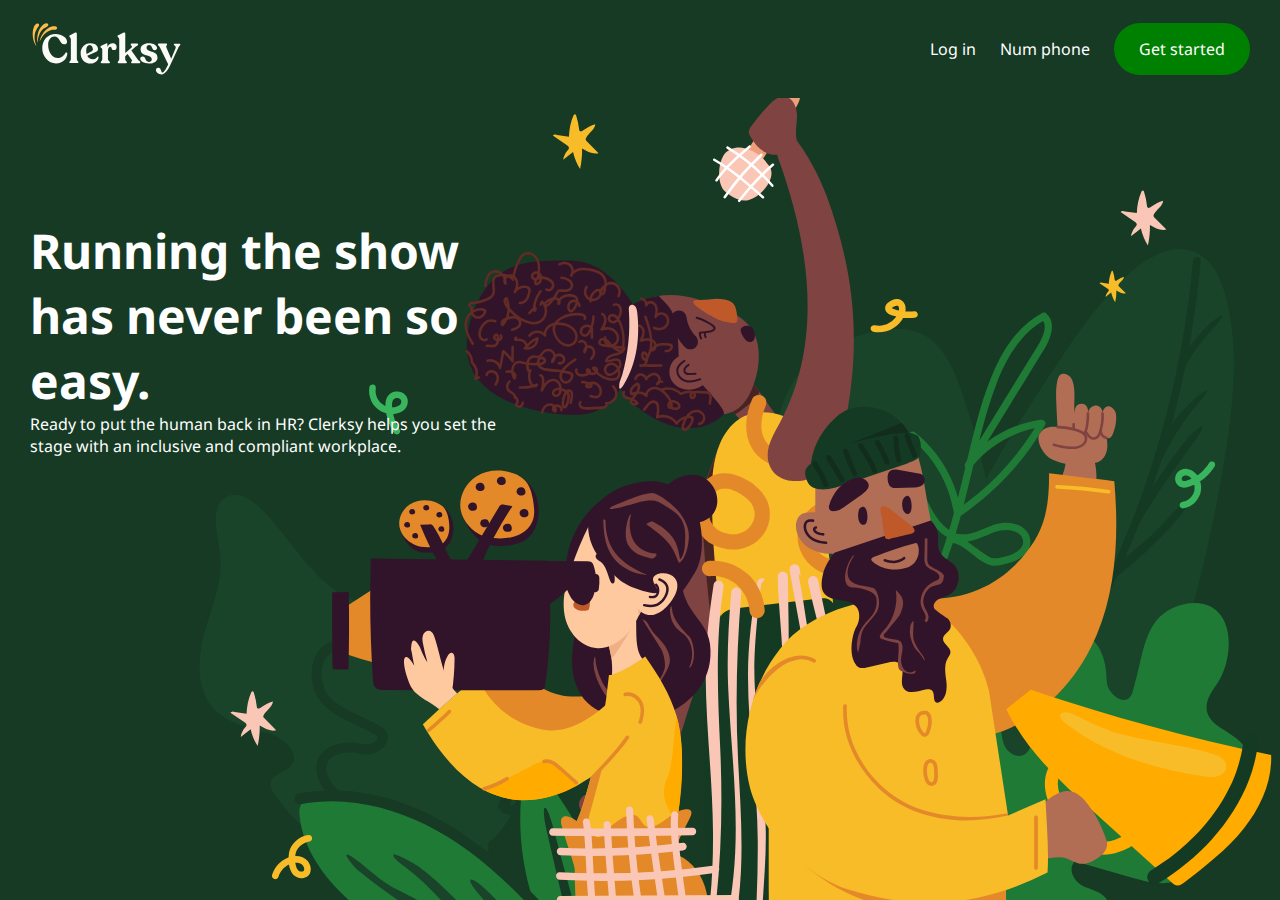
<file: index.html>
<!DOCTYPE html> 
<html lang="ru"> 
<head> 
    <meta charset="UTF-8"> 
    <meta name="viewport" content="width=device-width, initial-scale=1.0"> 
    <link rel="stylesheet" href="./assets/css/main.css"> 
    <link rel="preconnect" href="https://fonts.googleapis.com"> 
    <link rel="preconnect" href="https://fonts.gstatic.com" crossorigin> 
    <link href="https://fonts.googleapis.com/css2?family=Noto+Sans:ital,wght@0,100..900;1,100..900&display=swap" rel="stylesheet"> 
    <link rel="preconnect" href="https://fonts.googleapis.com"> 
    <link rel="preconnect" href="https://fonts.gstatic.com" crossorigin> 
    <link href="https://fonts.googleapis.com/css2?family=Lobster&display=swap" rel="stylesheet"> 
    <title>Clerksy</title> 
</head> 
<body> 
    <header class="header"> 
        <div class="container"> 
            <div class="header__wrapper"> 
                <img src="./assets/img/logo.svg" alt="" class="logo"> 
                <div class="header__buttons"> 
                    <a href="#" class="header__link">Log in</a> 
                    <a href="#" class="header__link">Num phone</a> 
                    <div class="btn">Get started</div> 
                </div> 
            </div> 
        </div> 
    </header> 
    <main> 
        <section class="first_section"> 
            <div class="container"> 
                <div class="first_section__text-block"> 
                    <div class="section__title">Running the show has never been so easy.</div> 
                    <div class="section__sub_block">Ready to put the human back in HR? Clerksy helps you set the stage with an inclusive and compliant workplace.</div> 
                </div> 
            </div> 
        </section> 
    </main> 
    <footer></footer> 
</body> 
</html>
</file>
<file: assets/css/main.css>
*{ 
    margin: 0px; 
    padding: 0px; 
} 
 
.header{ 
    background: #163A24; 
} 
 
a{ 
    text-decoration: none; 
} 
 
body{ 
    font-family:"Noto Sans", sans-serif; 
} 
 
.container{ 
    max-width: 1220px; 
    padding-left: 20px; 
    padding-right: 20px; 
    margin: 0 auto; 
} 
 
.header__wrapper{ 
    display: flex; 
    justify-content: space-between; 
    align-items: center; 
    padding: 20px 0px; 
} 
 
.header__link{ 
    color:white 
} 
 
.header__buttons{ 
    display: flex; 
    align-items: center; 
    gap: 24px; 
} 
 
.btn{ 
    background-color: green; 
    padding: 15px 25px; 
    border-radius: 160px; 
    color: white; 
} 
 
.first_section{ 
    background-color: #163A24; 
    height: calc(100vh - 98px); 
    background-image: url("../img/men.svg"); 
    background-repeat: no-repeat; 
    background-size: contain; 
    background-position-x: right; 
} 
 
.first_section__text-block{ 
    color: white; 
    max-width: 475px; 
    padding-top: 120px; 
} 
 
.section__title{ 
    font-size: 48px; 
    font-weight: bold; 
} 
 
.section__sun-title{ 
    font-size: 18px; 
}
</file>
